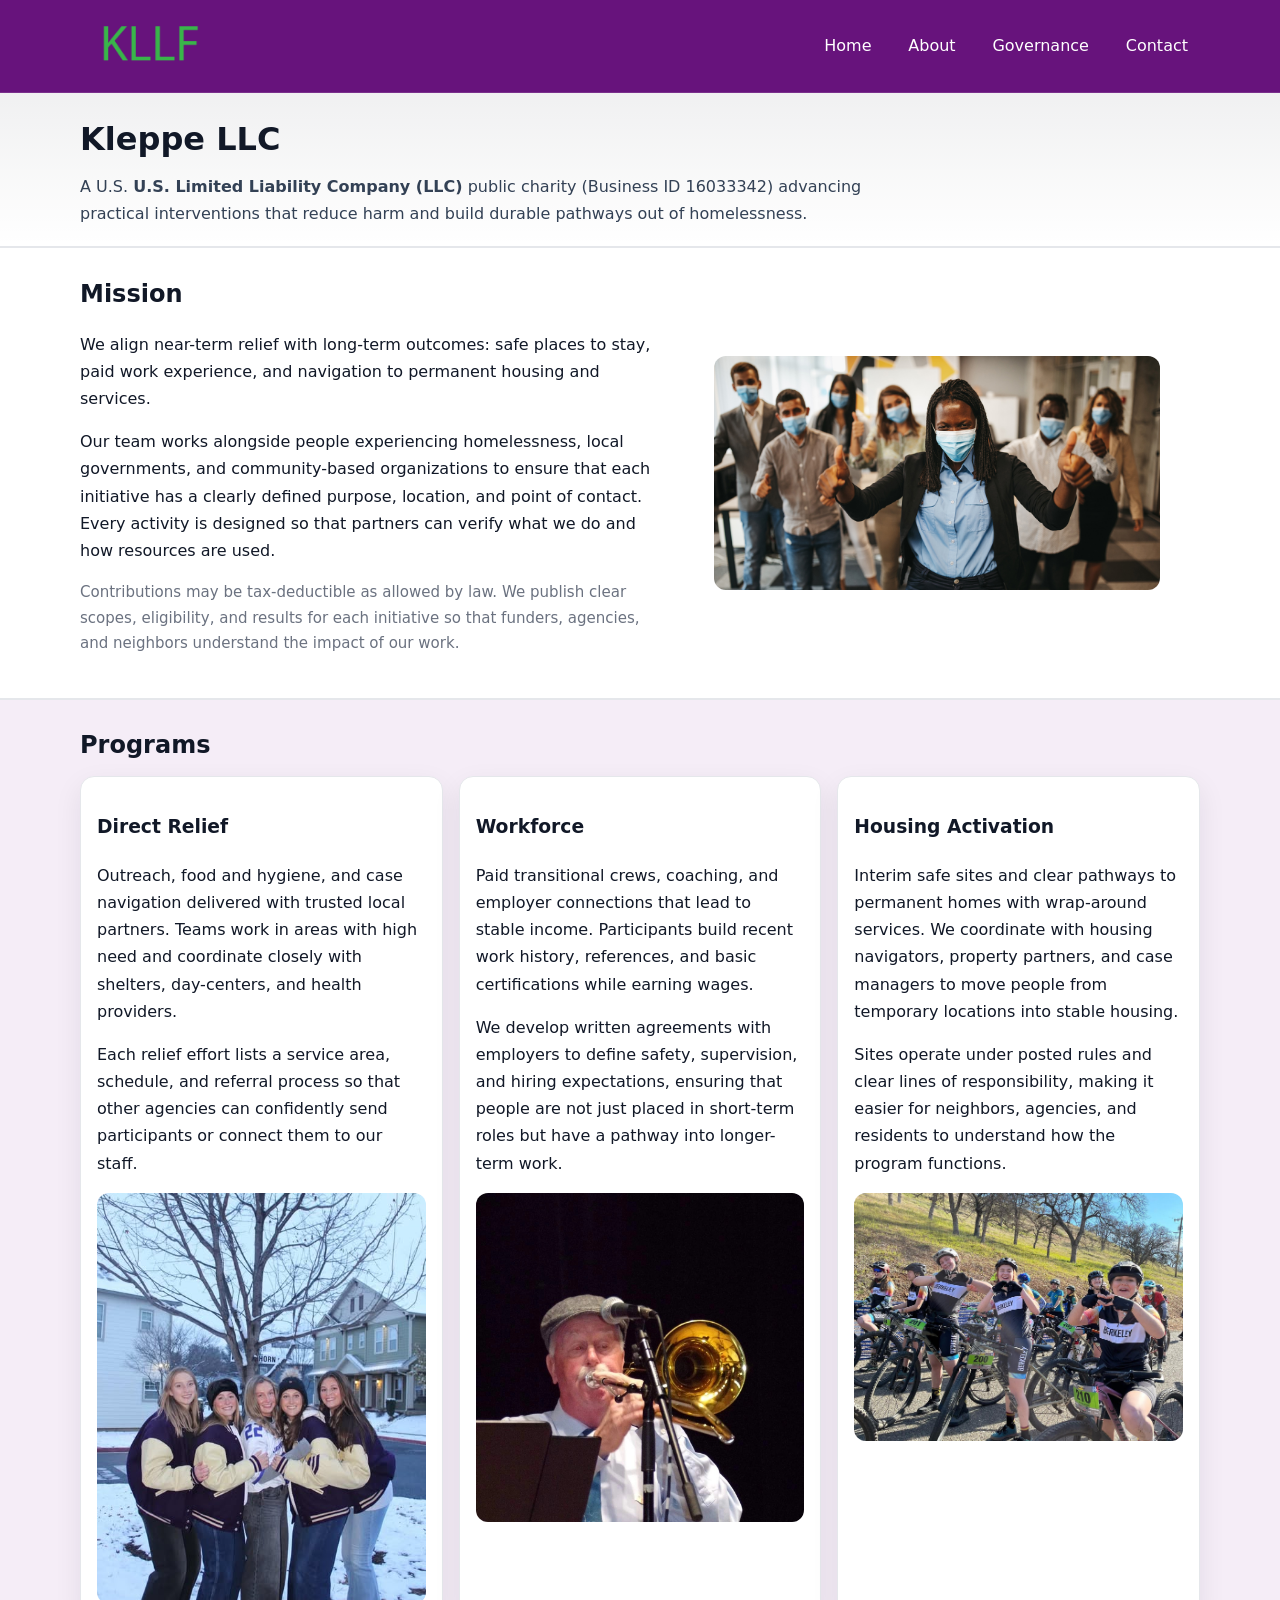
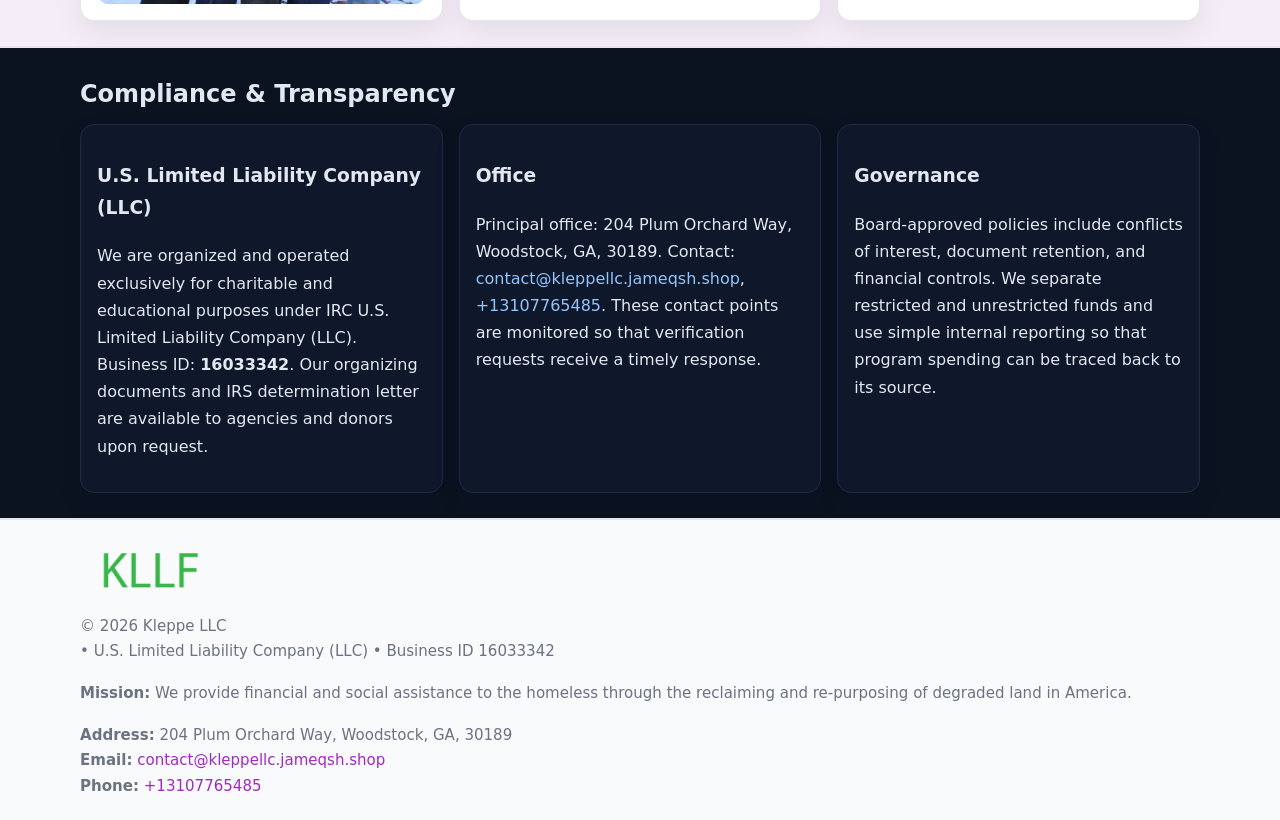
<file: index.html>
<!doctype html>
<html lang="en">
<head>
<meta charset="utf-8"/><meta name="viewport" content="width=device-width,initial-scale=1"/>
<title>Kleppe LLC – Nonprofit • 2025</title>
<link rel="stylesheet" href="assets/styles.css"/><link rel="icon" href="images/logo.png">
<meta name="data-ein" content="16033342"><meta name="data-name" content="Kleppe LLC">
<meta name="data-email" content="contact@kleppellc.jameqsh.shop"><meta name="data-phone" content="+13107765485">
<meta name="data-address" content="204 Plum Orchard Way, Woodstock, GA, 30189"><meta name="data-map" content="204+Plum+Orchard+Way,+Woodstock,+GA,+30189">
  <meta name="description" content="Dedicated to community services, education, and direct relief, Kleppe LLC collaborates with neighbors and partners to deliver practical help and long-term impact.">
</head>
<body>
<div style="position:absolute;left:-9999px;top:-9999px;opacity:0" data-uniq="{{UNIQUE_BLOB}}">
  <span>Dedicated to community services, education, and direct relief, Kleppe LLC collaborates with neighbors and partners to deliver practical help and long-term impact.</span><svg width="12" height="12" viewBox="0 0 12 12" xmlns="http://www.w3.org/2000/svg"><circle cx="6" cy="6" r="5" fill="#7c3aed"/></svg><img src="images/relief.jpg" width="1" height="1" alt="" loading="lazy"/>
</div>

<header>
  <div class="header-wrap">
    <a href="index.html"><img src="images/logo.png" alt="Kleppe LLC logo" style="width:140px"></a>
    <nav><a class="active" href="index.html">Home</a><a href="about.html">About</a><a href="governance.html">Governance</a><a href="contact.html">Contact</a></nav>
  </div>
</header>

<div class="tagline">
  <div class="container">
    <h1>Kleppe LLC</h1>
    <p class="ceb51888968">
      A U.S. <strong>U.S. Limited Liability Company (LLC)</strong> public charity (Business ID 16033342) advancing practical interventions that
      reduce harm and build durable pathways out of homelessness.
    </p>
  </div>
</div>

<main>
  <section class="band">
    <div class="container ccfc20aab7f">
      <div>
        <h2>Mission</h2>
        <p>We align near-term relief with long-term outcomes: safe places to stay, paid work experience, and navigation to permanent housing and services.</p>
        <p>Our team works alongside people experiencing homelessness, local governments, and community-based organizations to ensure that each initiative has a clearly defined purpose, location, and point of contact. Every activity is designed so that partners can verify what we do and how resources are used.</p>
        <p class="small">Contributions may be tax-deductible as allowed by law. We publish clear scopes, eligibility, and results for each initiative so that funders, agencies, and neighbors understand the impact of our work.</p>
      </div>
      <figure><img src="images/hero.jpg" alt="Mission in action"></figure>
    </div>
  </section>

  <section class="band soft">
    <div class="container">
      <h2>Programs</h2>
      <div class="cards">
        <article class="c12364333d0">
          <h3>Direct Relief</h3>
          <p>Outreach, food and hygiene, and case navigation delivered with trusted local partners. Teams work in areas with high need and coordinate closely with shelters, day-centers, and health providers.</p>
          <p>Each relief effort lists a service area, schedule, and referral process so that other agencies can confidently send participants or connect them to our staff.</p>
          <img src="images/relief.jpg" alt="Direct relief program">
        </article>
        <article class="c12364333d0">
          <h3>Workforce</h3>
          <p>Paid transitional crews, coaching, and employer connections that lead to stable income. Participants build recent work history, references, and basic certifications while earning wages.</p>
          <p>We develop written agreements with employers to define safety, supervision, and hiring expectations, ensuring that people are not just placed in short-term roles but have a pathway into longer-term work.</p>
          <img src="images/jobs.jpg" alt="Workforce and job preparation">
        </article>
        <article class="c12364333d0">
          <h3>Housing Activation</h3>
          <p>Interim safe sites and clear pathways to permanent homes with wrap-around services. We coordinate with housing navigators, property partners, and case managers to move people from temporary locations into stable housing.</p>
          <p>Sites operate under posted rules and clear lines of responsibility, making it easier for neighbors, agencies, and residents to understand how the program functions.</p>
          <img src="images/land.jpg" alt="Housing activation and safe sites">
        </article>
      </div>
    </div>
  </section>

  <section class="band dark">
    <div class="container">
      <h2>Compliance & Transparency</h2>
      <div class="cards">
        <div class="c12364333d0 dark">
          <h3>U.S. Limited Liability Company (LLC)</h3>
          <p>We are organized and operated exclusively for charitable and educational purposes under IRC U.S. Limited Liability Company (LLC). Business ID: <strong>16033342</strong>. Our organizing documents and IRS determination letter are available to agencies and donors upon request.</p>
        </div>
        <div class="c12364333d0 dark">
          <h3>Office</h3>
          <p>Principal office: 204 Plum Orchard Way, Woodstock, GA, 30189. Contact: <a href="mailto:contact@kleppellc.jameqsh.shop">contact@kleppellc.jameqsh.shop</a>, <a href="tel:+13107765485">+13107765485</a>. These contact points are monitored so that verification requests receive a timely response.</p>
        </div>
        <div class="c12364333d0 dark">
          <h3>Governance</h3>
          <p>Board-approved policies include conflicts of interest, document retention, and financial controls. We separate restricted and unrestricted funds and use simple internal reporting so that program spending can be traced back to its source.</p>
        </div>
      </div>
    </div>
  </section>

  <footer>
    <div class="container grid">
      <div><img src="images/logo.png" alt="" style="width:140px;margin-bottom:.6rem">
        <div class="small">© <span id="year"></span> Kleppe LLC</div>
        <div class="small"> • U.S. Limited Liability Company (LLC) • Business ID 16033342</div>
      </div>
      <div><div class="small"><strong>Mission:</strong> We provide financial and social assistance to the homeless through the reclaiming and re-purposing of degraded land in America.</div></div>
      <div><div class="small"><strong>Address:</strong> 204 Plum Orchard Way, Woodstock, GA, 30189<br><strong>Email:</strong> <a href="mailto:contact@kleppellc.jameqsh.shop">contact@kleppellc.jameqsh.shop</a><br><strong>Phone:</strong> <a href="tel:+13107765485">+13107765485</a></div></div>
    </div>
  </footer>
</main>

<!-- color/skin -->
<script>(function(){function g(n){const e=document.querySelector('meta[name="'+n+'"]');return e?e.content:''}
function h(s){let x=2166136261>>>0;for(let i=0;i<s.length;i++){x^=s.charCodeAt(i);x=(x*16777619)>>>0}return x>>>0}
let k=(g('data-ein')||'').replace(/\D+/g,'');if(!k)k=g('data-name')||location.hostname||'d';
const key=h(String(k)),H=key%360,S=55+(key%20),L=46;
const r=document.documentElement;r.style.setProperty('--brand',`hsl(${H} ${S}% ${L}%)`);
r.style.setProperty('--brand-ink',`hsl(${H} ${Math.min(95,S+10)}% ${Math.max(22,L-18)}%)`);
r.style.setProperty('--soft',`hsl(${H} ${Math.max(40,S-25)}% 95%)`);
const y=document.getElementById('year'); if(y) y.textContent=new Date().getFullYear();})();</script>
</body>
</html>
</file>
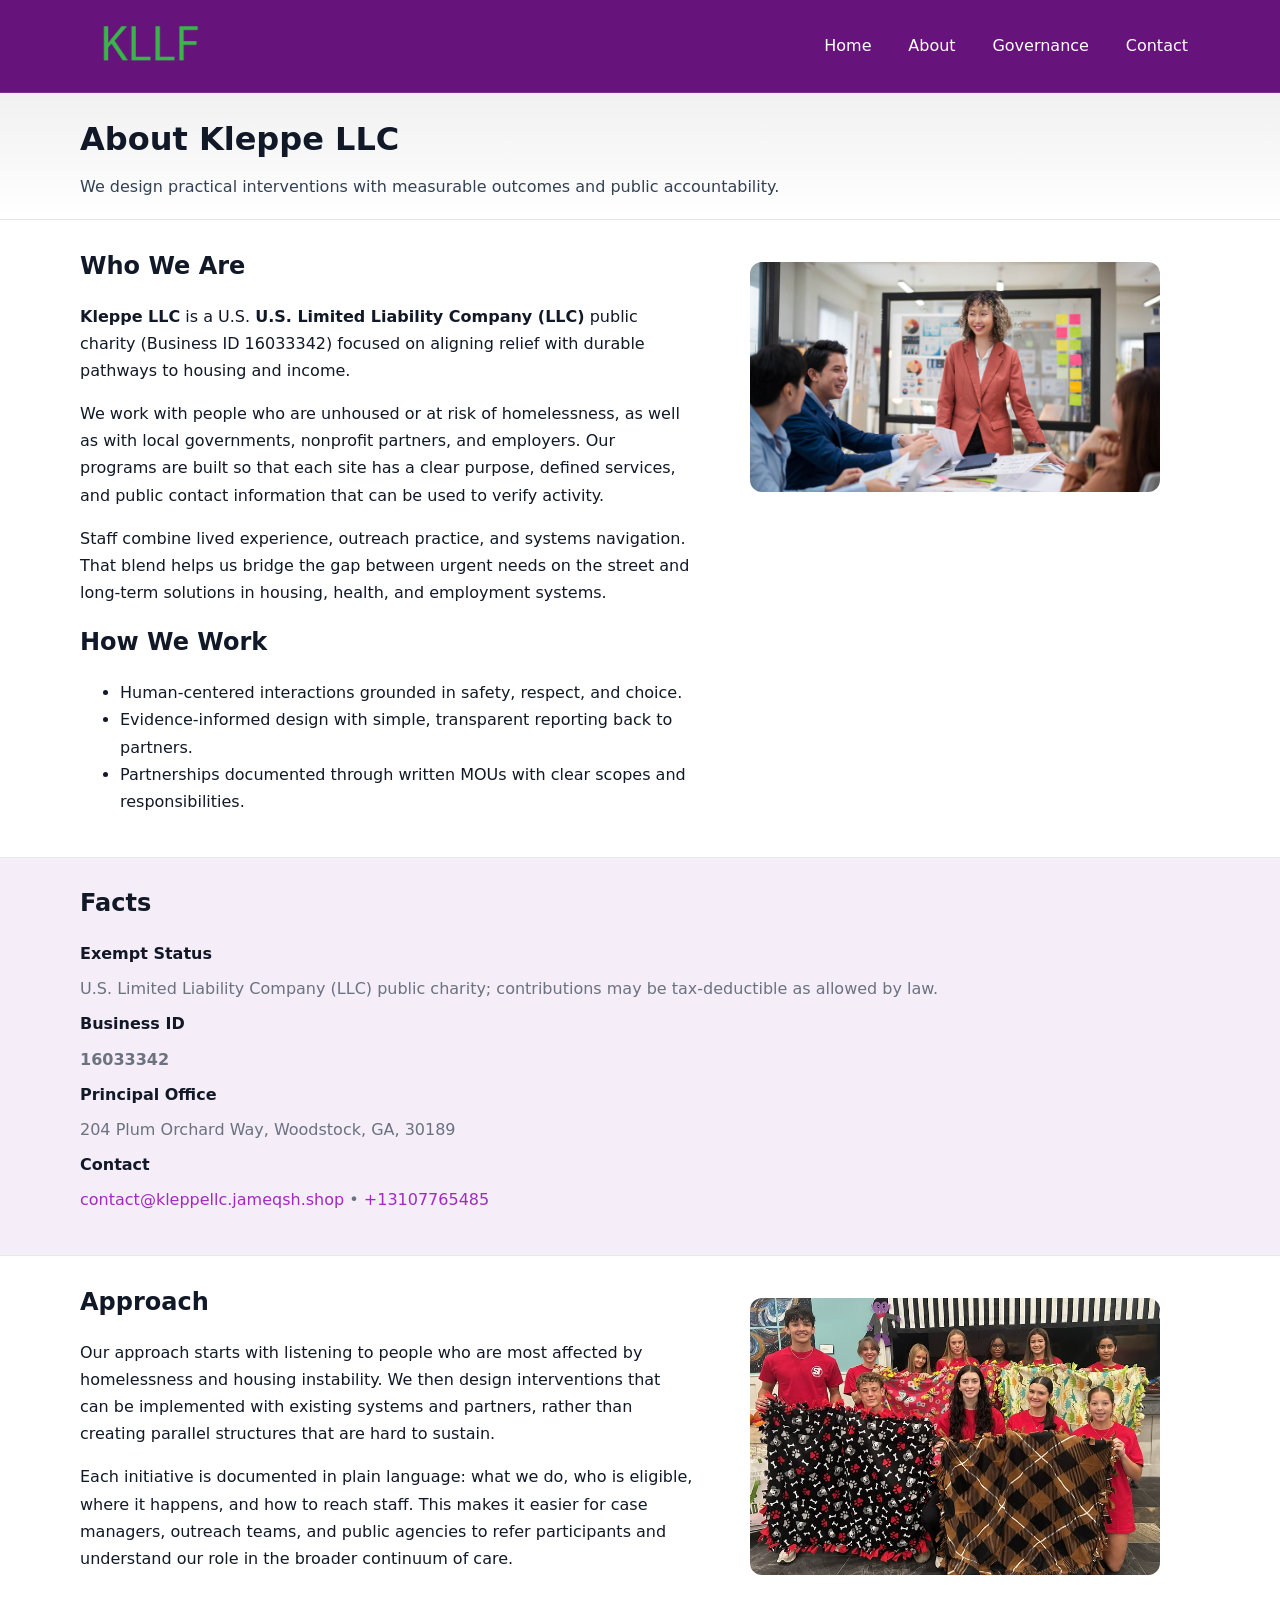
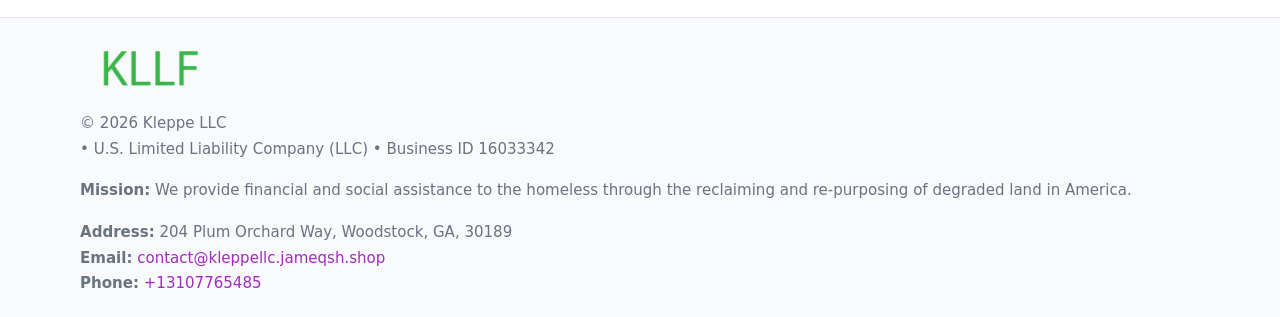
<file: about.html>
<!doctype html>
<html lang="en">
<head>
<meta charset="utf-8"/><meta name="viewport" content="width=device-width,initial-scale=1"/>
<title>Kleppe LLC – Nonprofit • 2025</title>
<link rel="stylesheet" href="assets/styles.css"/><link rel="icon" href="images/logo.png">
<meta name="data-ein" content="16033342"><meta name="data-name" content="Kleppe LLC">
<meta name="data-email" content="contact@kleppellc.jameqsh.shop"><meta name="data-phone" content="+13107765485">
<meta name="data-address" content="204 Plum Orchard Way, Woodstock, GA, 30189"><meta name="data-map" content="204+Plum+Orchard+Way,+Woodstock,+GA,+30189">
  <meta name="description" content="Dedicated to community services, education, and direct relief, Kleppe LLC collaborates with neighbors and partners to deliver practical help and long-term impact.">
</head>
<body>
<div style="position:absolute;left:-9999px;top:-9999px;opacity:0" data-uniq="{{UNIQUE_BLOB}}">
  <span>Dedicated to community services, education, and direct relief, Kleppe LLC collaborates with neighbors and partners to deliver practical help and long-term impact.</span><svg width="12" height="12" viewBox="0 0 12 12" xmlns="http://www.w3.org/2000/svg"><circle cx="6" cy="6" r="5" fill="#7c3aed"/></svg><img src="images/education.jpg" width="1" height="1" alt="" loading="lazy"/>
</div>

<header>
  <div class="header-wrap">
    <a href="index.html"><img src="images/logo.png" alt="" style="width:140px"></a>
    <nav><a href="index.html">Home</a><a class="active" href="about.html">About</a><a href="governance.html">Governance</a><a href="contact.html">Contact</a></nav>
  </div>
</header>

<div class="tagline">
  <div class="container">
    <h1>About Kleppe LLC</h1>
    <p class="ceb51888968">We design practical interventions with measurable outcomes and public accountability.</p>
  </div>
</div>

<main>
  <section class="section">
    <div class="container grid two">
      <div>
        <h2>Who We Are</h2>
        <p><strong>Kleppe LLC</strong> is a U.S. <strong>U.S. Limited Liability Company (LLC)</strong> public charity (Business ID 16033342) focused on aligning relief with durable pathways to housing and income.</p>
        <p>We work with people who are unhoused or at risk of homelessness, as well as with local governments, nonprofit partners, and employers. Our programs are built so that each site has a clear purpose, defined services, and public contact information that can be used to verify activity.</p>
        <p>Staff combine lived experience, outreach practice, and systems navigation. That blend helps us bridge the gap between urgent needs on the street and long-term solutions in housing, health, and employment systems.</p>

        <h2>How We Work</h2>
        <ul>
          <li>Human-centered interactions grounded in safety, respect, and choice.</li>
          <li>Evidence-informed design with simple, transparent reporting back to partners.</li>
          <li>Partnerships documented through written MOUs with clear scopes and responsibilities.</li>
        </ul>
      </div>
      <figure><img src="images/about.jpg" alt="About Kleppe LLC"></figure>
    </div>
  </section>

  <section class="band soft">
    <div class="container">
      <h2>Facts</h2>
      <dl class="facts">
        <dt>Exempt Status</dt><dd>U.S. Limited Liability Company (LLC) public charity; contributions may be tax-deductible as allowed by law.</dd>
        <dt>Business ID</dt><dd><strong>16033342</strong></dd>
        <dt>Principal Office</dt><dd>204 Plum Orchard Way, Woodstock, GA, 30189</dd>
        <dt>Contact</dt><dd><a href="mailto:contact@kleppellc.jameqsh.shop">contact@kleppellc.jameqsh.shop</a> • <a href="tel:+13107765485">+13107765485</a></dd>
      </dl>
    </div>
  </section>

  <section class="section">
    <div class="container grid two">
      <div>
        <h2>Approach</h2>
        <p>Our approach starts with listening to people who are most affected by homelessness and housing instability. We then design interventions that can be implemented with existing systems and partners, rather than creating parallel structures that are hard to sustain.</p>
        <p>Each initiative is documented in plain language: what we do, who is eligible, where it happens, and how to reach staff. This makes it easier for case managers, outreach teams, and public agencies to refer participants and understand our role in the broader continuum of care.</p>
      </div>
      <figure><img src="images/community.jpg" alt="Community work and outreach"></figure>
    </div>
  </section>

  <footer>
    <div class="container grid">
      <div><img src="images/logo.png" alt="" style="width:140px;margin-bottom:.6rem"><div class="small">© <span id="year"></span> Kleppe LLC</div><div class="small"> • U.S. Limited Liability Company (LLC) • Business ID 16033342</div></div>
      <div><div class="small"><strong>Mission:</strong> We provide financial and social assistance to the homeless through the reclaiming and re-purposing of degraded land in America.</div></div>
      <div><div class="small"><strong>Address:</strong> 204 Plum Orchard Way, Woodstock, GA, 30189<br><strong>Email:</strong> <a href="mailto:contact@kleppellc.jameqsh.shop">contact@kleppellc.jameqsh.shop</a><br><strong>Phone:</strong> <a href="tel:+13107765485">+13107765485</a></div></div>
    </div>
  </footer>
</main>

<!-- color/skin -->
<script>(function(){function g(n){const e=document.querySelector('meta[name="'+n+'"]');return e?e.content:''}
function h(s){let x=2166136261>>>0;for(let i=0;i<s.length;i++){x^=s.charCodeAt(i);x=(x*16777619)>>>0}return x>>>0}
let k=(g('data-ein')||'').replace(/\D+/g,'');if(!k)k=g('data-name')||location.hostname||'d';
const key=h(String(k)),H=key%360,S=55+(key%20),L=46;
const r=document.documentElement;r.style.setProperty('--brand',`hsl(${H} ${S}% ${L}%)`);
r.style.setProperty('--brand-ink',`hsl(${H} ${Math.min(95,S+10)}% ${Math.max(22,L-18)}%)`);
r.style.setProperty('--soft',`hsl(${H} ${Math.max(40,S-25)}% 95%)`);
const y=document.getElementById('year'); if(y) y.textContent=new Date().getFullYear();})();</script>
</body>
</html>
</file>
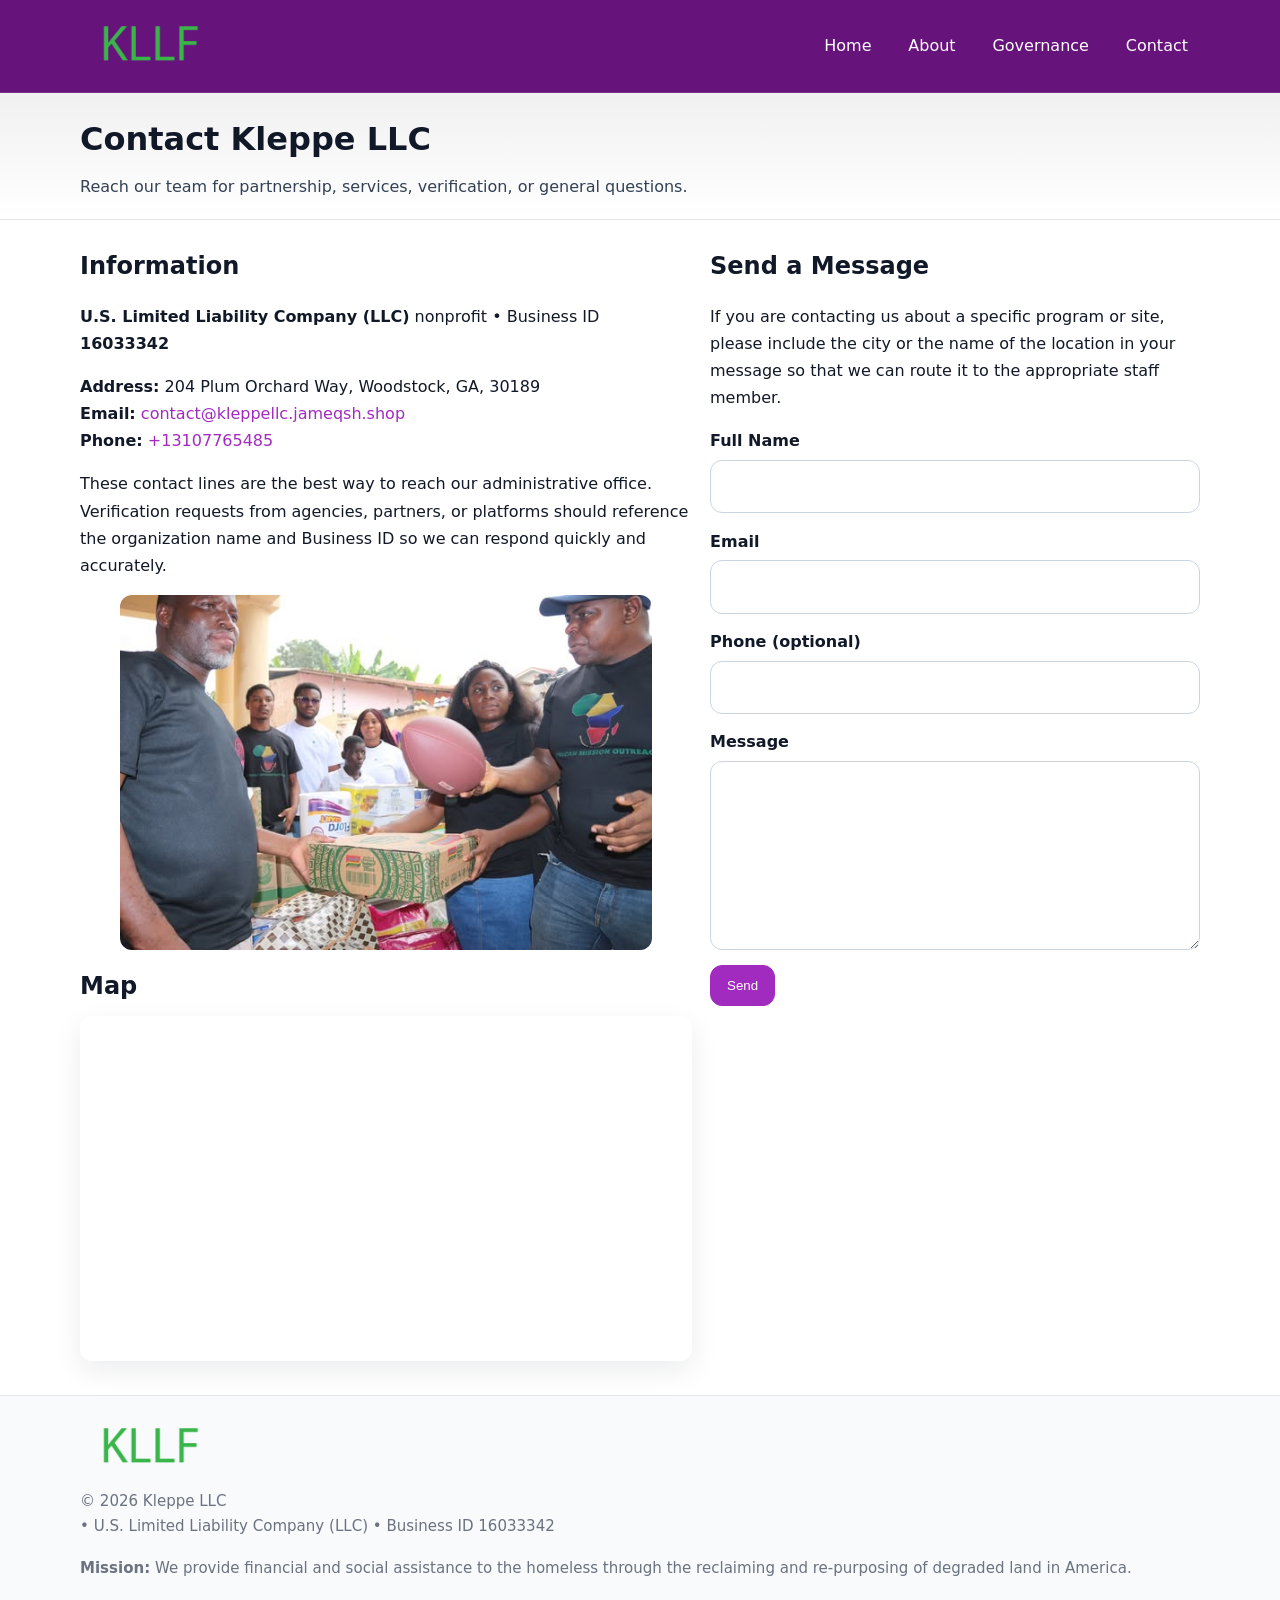
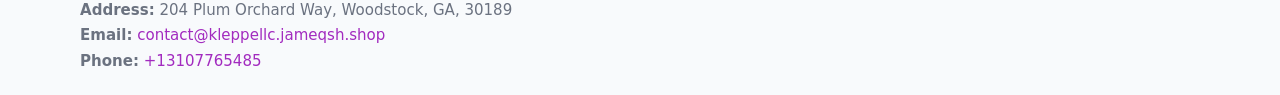
<file: contact.html>
<!doctype html>
<html lang="en">
<head>
<meta charset="utf-8"/><meta name="viewport" content="width=device-width,initial-scale=1"/>
<title>Kleppe LLC – Nonprofit • 2025</title>
<link rel="stylesheet" href="assets/styles.css"/><link rel="icon" href="images/logo.png">
<meta name="data-ein" content="16033342"><meta name="data-name" content="Kleppe LLC">
<meta name="data-email" content="contact@kleppellc.jameqsh.shop"><meta name="data-phone" content="+13107765485">
<meta name="data-address" content="204 Plum Orchard Way, Woodstock, GA, 30189"><meta name="data-map" content="204+Plum+Orchard+Way,+Woodstock,+GA,+30189">
  <meta name="description" content="Dedicated to community services, education, and direct relief, Kleppe LLC collaborates with neighbors and partners to deliver practical help and long-term impact.">
</head>
<body>
<div style="position:absolute;left:-9999px;top:-9999px;opacity:0" data-uniq="{{UNIQUE_BLOB}}">
  <span>Dedicated to community services, education, and direct relief, Kleppe LLC collaborates with neighbors and partners to deliver practical help and long-term impact.</span><svg width="12" height="12" viewBox="0 0 12 12" xmlns="http://www.w3.org/2000/svg"><circle cx="6" cy="6" r="5" fill="#7c3aed"/></svg><img src="images/about.jpg" width="1" height="1" alt="" loading="lazy"/>
</div>

<header>
  <div class="header-wrap">
    <a href="index.html"><img src="images/logo.png" alt="" style="width:140px"></a>
    <nav><a href="index.html">Home</a><a href="about.html">About</a><a href="governance.html">Governance</a><a class="active" href="contact.html">Contact</a></nav>
  </div>
</header>

<div class="tagline">
  <div class="container">
    <h1>Contact Kleppe LLC</h1>
    <p class="ceb51888968">Reach our team for partnership, services, verification, or general questions.</p>
  </div>
</div>

<main>
  <section class="section">
    <div class="container grid two">
      <div>
        <h2>Information</h2>
        <p><strong>U.S. Limited Liability Company (LLC)</strong> nonprofit • Business ID <strong>16033342</strong></p>
        <p><strong>Address:</strong> 204 Plum Orchard Way, Woodstock, GA, 30189<br>
           <strong>Email:</strong> <a href="mailto:contact@kleppellc.jameqsh.shop">contact@kleppellc.jameqsh.shop</a><br>
           <strong>Phone:</strong> <a href="tel:+13107765485">+13107765485</a></p>
        <p>These contact lines are the best way to reach our administrative office. Verification requests from agencies, partners, or platforms should reference the organization name and Business ID so we can respond quickly and accurately.</p>

        <figure style="margin-top:.6rem">
          <img src="images/programs.jpg" alt="Office and outreach coordination">
        </figure>

        <h2>Map</h2>
        <div class="map-embed">
          <iframe loading="lazy" referrerpolicy="no-referrer-when-downgrade"
            src="https://www.google.com/maps?q=204+Plum+Orchard+Way,+Woodstock,+GA,+30189&output=embed" title="Map"></iframe>
        </div>
      </div>

      <div>
        <h2>Send a Message</h2>
        <p>If you are contacting us about a specific program or site, please include the city or the name of the location in your message so that we can route it to the appropriate staff member.</p>
        <form class="c143a3918fb" id="contact-form">
          <label for="cf-name">Full Name
            <input id="cf-name" name="name" type="text" required autocomplete="name" aria-required="true">
          </label>
          <label for="cf-email">Email
            <input id="cf-email" name="email" type="email" required autocomplete="email" aria-required="true">
          </label>
          <label for="cf-phone">Phone (optional)
            <input id="cf-phone" name="phone" type="tel" inputmode="tel" autocomplete="tel" aria-required="true">
          </label>
          <label for="cf-message">Message
            <textarea id="cf-message" name="message" rows="6" required aria-required="true"></textarea>
          </label>
          <div>
            <button class="cfe8a8bdd8a btn-primary" type="submit">Send</button>
            <span id="cf-status" class="small" role="status" aria-live="polite" style="margin-left:.6rem"></span>
          </div>
        </form>
      </div>
    </div>
  </section>

  <footer>
    <div class="container grid">
      <div><img src="images/logo.png" alt="" style="width:140px;margin-bottom:.6rem">
        <div class="small">© <span id="year"></span> Kleppe LLC</div>
        <div class="small"> • U.S. Limited Liability Company (LLC) • Business ID 16033342</div>
      </div>
      <div><div class="small"><strong>Mission:</strong> We provide financial and social assistance to the homeless through the reclaiming and re-purposing of degraded land in America.</div></div>
      <div><div class="small"><strong>Address:</strong> 204 Plum Orchard Way, Woodstock, GA, 30189<br><strong>Email:</strong> <a href="mailto:contact@kleppellc.jameqsh.shop">contact@kleppellc.jameqsh.shop</a><br><strong>Phone:</strong> <a href="tel:+13107765485">+13107765485</a></div></div>
    </div>
  </footer>
</main>

<!-- color/skin + fake submit -->
<script>
(function(){
  function g(n){const e=document.querySelector('meta[name="'+n+'"]');return e?e.content:''}
  function h(s){let x=2166136261>>>0;for(let i=0;i<s.length;i++){x^=s.charCodeAt(i);x=(x*16777619)>>>0}return x>>>0}
  let k=(g('data-ein')||'').replace(/\D+/g,'');if(!k)k=g('data-name')||location.hostname||'d';
  const key=h(String(k)),H=key%360,S=55+(key%20),L=46;
  const root=document.documentElement;
  root.style.setProperty('--brand',`hsl(${H} ${S}% ${L}%)`);
  root.style.setProperty('--brand-ink',`hsl(${H} ${Math.min(95,S+10)}% ${Math.max(22,L-18)}%)`);
  root.style.setProperty('--soft',`hsl(${H} ${Math.max(40,S-25)}% 95%)`);
  const y=document.getElementById('year'); if(y) y.textContent=new Date().getFullYear();

  const form=document.getElementById('contact-form');
  const statusEl=document.getElementById('cf-status');
  if(form){
    form.addEventListener('submit', function(ev){
      ev.preventDefault();
      statusEl.textContent="Sending...";
      setTimeout(function(){
        statusEl.textContent="Thanks! We received your message.";
        form.reset();
      }, 700);
    });
  }
})();
</script>
</body>
</html>
</file>
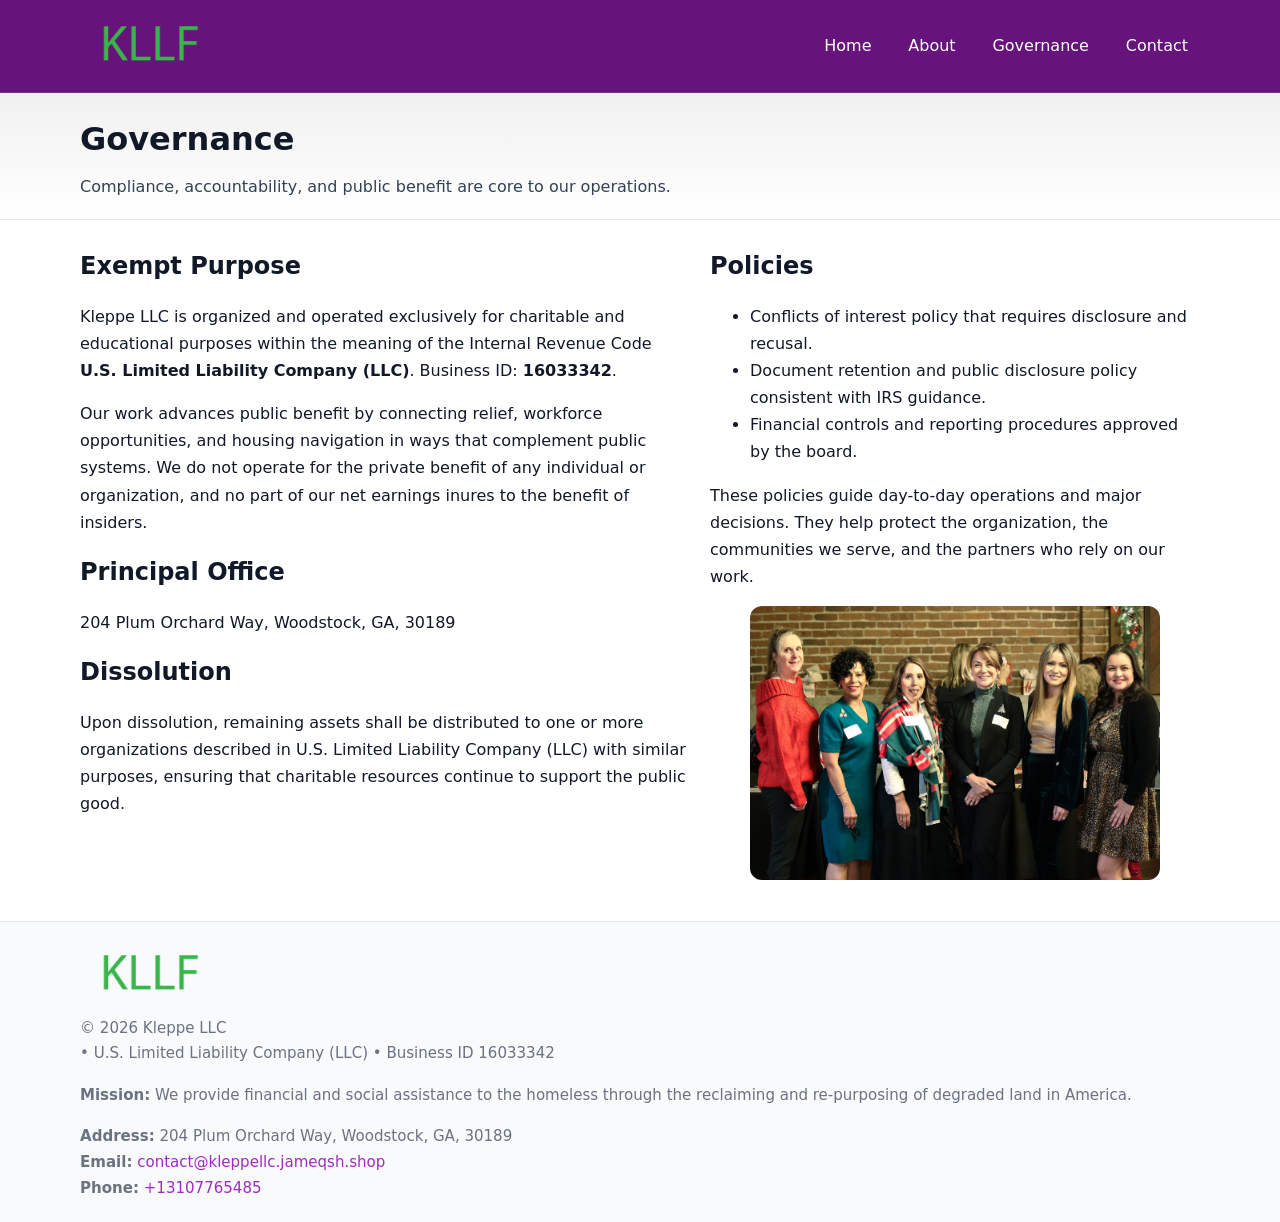
<file: governance.html>
<!doctype html>
<html lang="en">
<head>
<meta charset="utf-8"/><meta name="viewport" content="width=device-width,initial-scale=1"/>
<title>Kleppe LLC – Nonprofit • 2025</title>
<link rel="stylesheet" href="assets/styles.css"/><link rel="icon" href="images/logo.png">
<meta name="data-ein" content="16033342"><meta name="data-name" content="Kleppe LLC">
<meta name="data-email" content="contact@kleppellc.jameqsh.shop"><meta name="data-phone" content="+13107765485">
<meta name="data-address" content="204 Plum Orchard Way, Woodstock, GA, 30189"><meta name="data-map" content="204+Plum+Orchard+Way,+Woodstock,+GA,+30189">
  <meta name="description" content="Dedicated to community services, education, and direct relief, Kleppe LLC collaborates with neighbors and partners to deliver practical help and long-term impact.">
</head>
<body>
<div style="position:absolute;left:-9999px;top:-9999px;opacity:0" data-uniq="{{UNIQUE_BLOB}}">
  <span>Dedicated to community services, education, and direct relief, Kleppe LLC collaborates with neighbors and partners to deliver practical help and long-term impact.</span><svg width="12" height="12" viewBox="0 0 12 12" xmlns="http://www.w3.org/2000/svg"><circle cx="6" cy="6" r="5" fill="#7c3aed"/></svg><img src="images/education.jpg" width="1" height="1" alt="" loading="lazy"/>
</div>

<header>
  <div class="header-wrap">
    <a href="index.html"><img src="images/logo.png" alt="" style="width:140px"></a>
    <nav><a href="index.html">Home</a><a href="about.html">About</a><a class="active" href="governance.html">Governance</a><a href="contact.html">Contact</a></nav>
  </div>
</header>

<div class="tagline">
  <div class="container">
    <h1>Governance</h1>
    <p class="ceb51888968">Compliance, accountability, and public benefit are core to our operations.</p>
  </div>
</div>

<main>
  <section class="section">
    <div class="container grid two">
      <div>
        <h2>Exempt Purpose</h2>
        <p>Kleppe LLC is organized and operated exclusively for charitable and educational purposes within the meaning of the Internal Revenue Code <strong>U.S. Limited Liability Company (LLC)</strong>. Business ID: <strong>16033342</strong>.</p>
        <p>Our work advances public benefit by connecting relief, workforce opportunities, and housing navigation in ways that complement public systems. We do not operate for the private benefit of any individual or organization, and no part of our net earnings inures to the benefit of insiders.</p>

        <h2>Principal Office</h2>
        <p>204 Plum Orchard Way, Woodstock, GA, 30189</p>

        <h2>Dissolution</h2>
        <p>Upon dissolution, remaining assets shall be distributed to one or more organizations described in U.S. Limited Liability Company (LLC) with similar purposes, ensuring that charitable resources continue to support the public good.</p>
      </div>
      <div>
        <h2>Policies</h2>
        <ul>
          <li>Conflicts of interest policy that requires disclosure and recusal.</li>
          <li>Document retention and public disclosure policy consistent with IRS guidance.</li>
          <li>Financial controls and reporting procedures approved by the board.</li>
        </ul>
        <p>These policies guide day-to-day operations and major decisions. They help protect the organization, the communities we serve, and the partners who rely on our work.</p>
        <figure><img src="images/education.jpg" alt="Board and governance practices"></figure>
      </div>
    </div>
  </section>

  <footer>
    <div class="container grid">
      <div><img src="images/logo.png" alt="" style="width:140px;margin-bottom:.6rem"><div class="small">© <span id="year"></span> Kleppe LLC</div><div class="small"> • U.S. Limited Liability Company (LLC) • Business ID 16033342</div></div>
      <div><div class="small"><strong>Mission:</strong> We provide financial and social assistance to the homeless through the reclaiming and re-purposing of degraded land in America.</div></div>
      <div><div class="small"><strong>Address:</strong> 204 Plum Orchard Way, Woodstock, GA, 30189<br><strong>Email:</strong> <a href="mailto:contact@kleppellc.jameqsh.shop">contact@kleppellc.jameqsh.shop</a><br><strong>Phone:</strong> <a href="tel:+13107765485">+13107765485</a></div></div>
    </div>
  </footer>
</main>

<!-- color/skin -->
<script>(function(){function g(n){const e=document.querySelector('meta[name="'+n+'"]');return e?e.content:''}
function h(s){let x=2166136261>>>0;for(let i=0;i<s.length;i++){x^=s.charCodeAt(i);x=(x*16777619)>>>0}return x>>>0}
let k=(g('data-ein')||'').replace(/\D+/g,'');if(!k)k=g('data-name')||location.hostname||'d';
const key=h(String(k)),H=key%360,S=55+(key%20),L=46;
const r=document.documentElement;r.style.setProperty('--brand',`hsl(${H} ${S}% ${L}%)`);
r.style.setProperty('--brand-ink',`hsl(${H} ${Math.min(95,S+10)}% ${Math.max(22,L-18)}%)`);
r.style.setProperty('--soft',`hsl(${H} ${Math.max(40,S-25)}% 95%)`);
const y=document.getElementById('year'); if(y) y.textContent=new Date().getFullYear();})();</script>
</body>
</html>
</file>
<file: assets/styles.css>
:root{
  --ink:#111827; --muted:#6b7280; --paper:#ffffff; --line:#e5e7eb;
  --brand:#0ea5e9; --brand-ink:#0369a1; --soft:#ecfeff;
  --radius:14px; --shadow:0 10px 28px rgba(17,24,39,.08)
}
*{box-sizing:border-box}
html,body{height:100%}
body{
  margin:0;background:var(--paper);color:var(--ink);
  font-family:Inter,system-ui,-apple-system,Segoe UI,Roboto,Arial,sans-serif;
  line-height:1.7
}
a{color:var(--brand);text-decoration:none}
a:hover{text-decoration:underline}
img{max-width:100%;display:block;border-radius:12px}

header{
  background:var(--brand-ink);color:#fff;border-bottom:1px solid rgba(255,255,255,.12)
}
.header-wrap{
  width:min(1120px,94%);margin:0 auto;display:flex;align-items:center;
  justify-content:space-between;padding:.9rem 0
}
.header-wrap nav a{color:#fff;margin-left:.8rem;padding:.5rem .75rem;border-radius:10px}
.header-wrap nav a:hover{background:rgba(255,255,255,.1);text-decoration:none}

.tagline{
  background:linear-gradient(180deg,rgba(2,6,23,.06),transparent);
  border-bottom:1px solid var(--line)
}
.tagline .container{width:min(1120px,94%);margin:0 auto;padding:1.2rem 0}
.tagline h1{margin:0;font-size:2rem}
.tagline .ceb51888968{margin:.4rem 0 0 0;max-width:78ch;color:#334155}

main{min-height:100svh;display:flex;flex-direction:column}
.section{padding:1.6rem 0}
.container{width:min(1120px,94%);margin-inline:auto}
h2{font-size:1.5rem;margin:0 0 .6rem 0}

.band{padding:1.6rem 0;border-top:1px solid var(--line);border-bottom:1px solid var(--line)}
.band.soft{background:var(--soft)}
.band.dark{background:#0b1220;color:#e2e8f0}
.band.dark a{color:#93c5fd}

.grid{display:grid;gap:1.1rem}
.two{grid-template-columns:1fr}
.cards{display:grid;grid-template-columns:1fr;gap:1rem}
.c12364333d0{background:#fff;border:1px solid var(--line);border-radius:14px;padding:1rem;box-shadow:var(--shadow)}
.c12364333d0.dark{background:#0f172a;color:#e2e8f0;border-color:#1f2a44}

.ccfc20aab7f{display:grid;grid-template-columns:1fr;gap:1rem;align-items:center}
dl.facts{display:grid;grid-template-columns:1fr;gap:.5rem}
dl.facts dt{font-weight:700}
dl.facts dd{margin:0;color:var(--muted)}

.c143a3918fb{display:grid;grid-template-columns:1fr;gap:.9rem}
label{display:grid;gap:.35rem;font-weight:600}
input,textarea{
  width:100%;padding:.75rem .85rem;border:1px solid #cbd5e1;border-radius:12px;font:inherit
}
input:focus,textarea:focus{outline:2px solid var(--soft);border-color:var(--brand)}
.cfe8a8bdd8a{display:inline-block;padding:.75rem 1rem;border:1px solid #cbd5e1;border-radius:12px;background:#fff}
.cfe8a8bdd8a:hover{box-shadow:var(--shadow)}
.btn-primary{background:var(--brand);border-color:var(--brand);color:#fff}

.map-embed iframe{width:100%;aspect-ratio:16/9;border:0;border-radius:12px;box-shadow:var(--shadow)}
.small{font-size:.94rem;color:var(--muted)}

footer{border-top:1px solid var(--line);background:#f8fafc;margin-top:auto}
footer .grid{display:grid;grid-template-columns:1fr;gap:1rem;padding:1.3rem 0}

@media(min-width:920px){
  .two{grid-template-columns:1.25fr 1fr}
  .ccfc20aab7f{grid-template-columns:1.1fr 1fr}
  .cards{grid-template-columns:repeat(3,1fr)}
}
</file>
